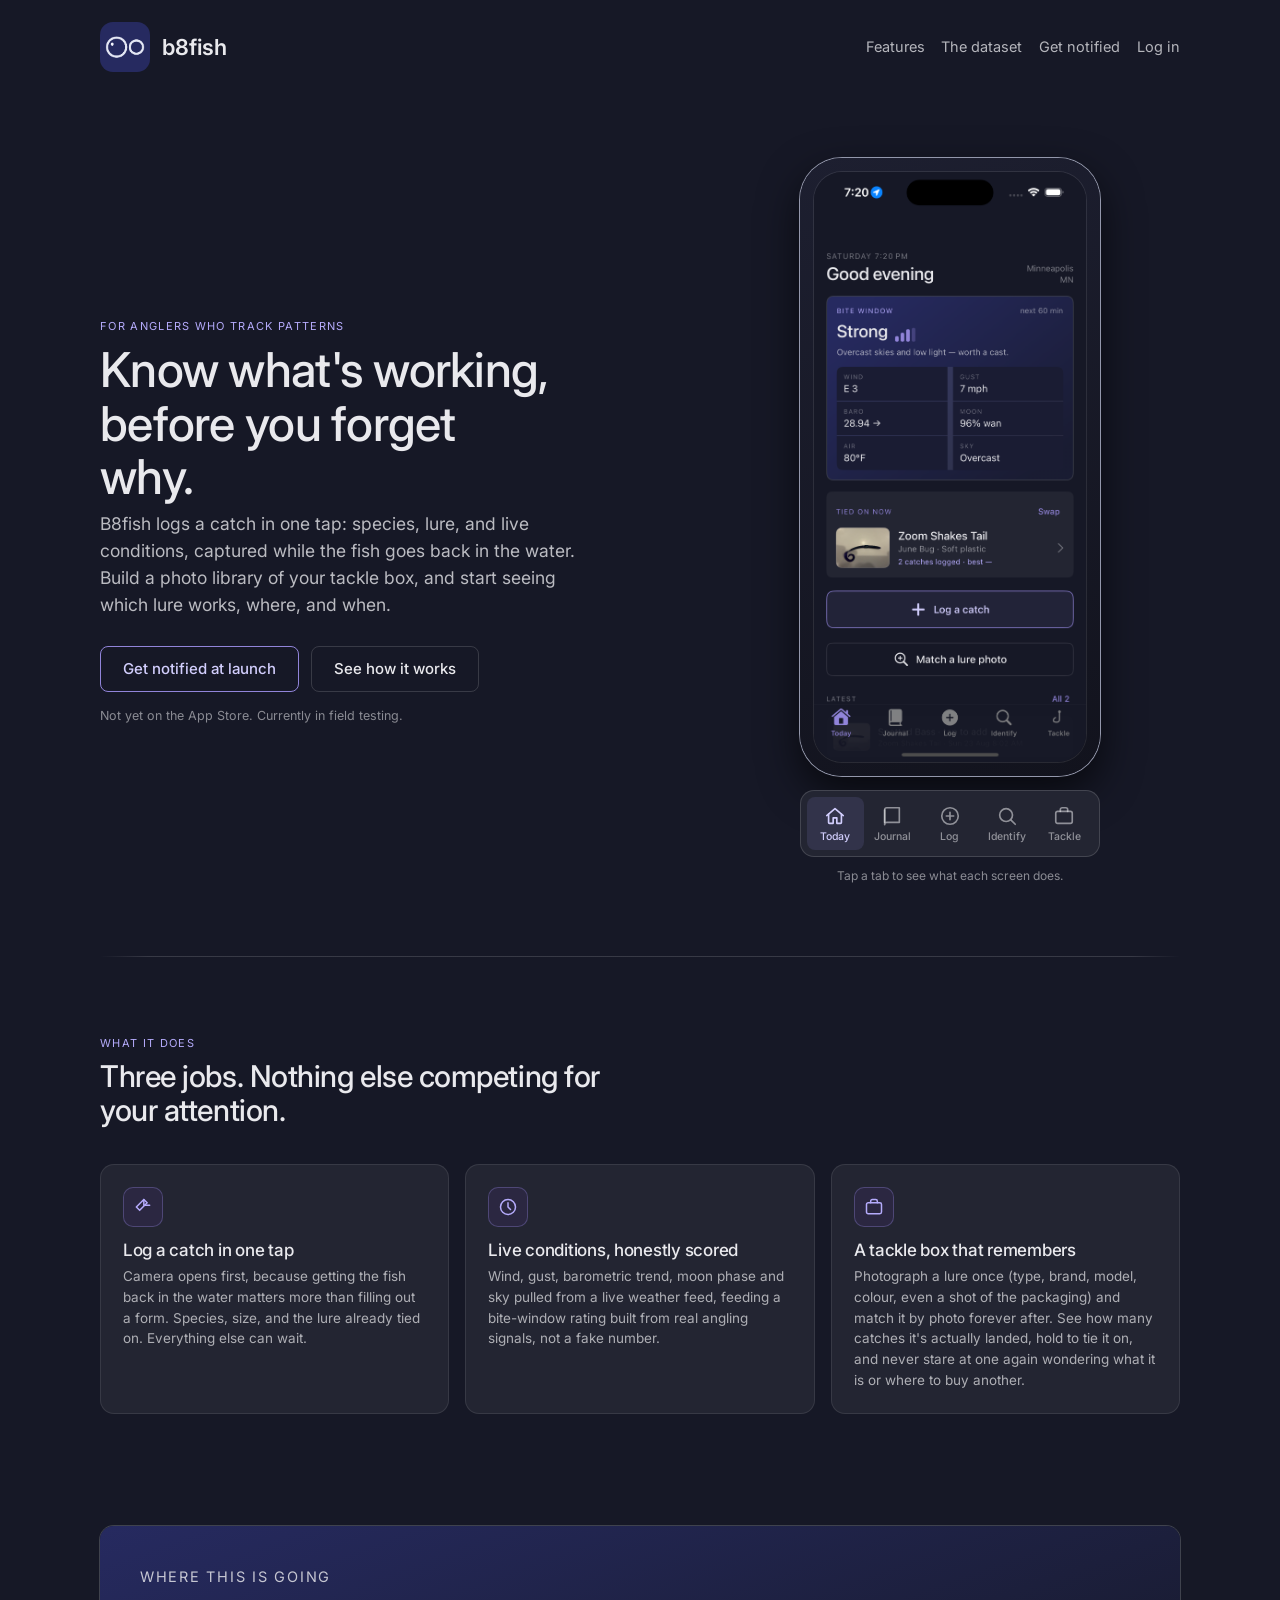
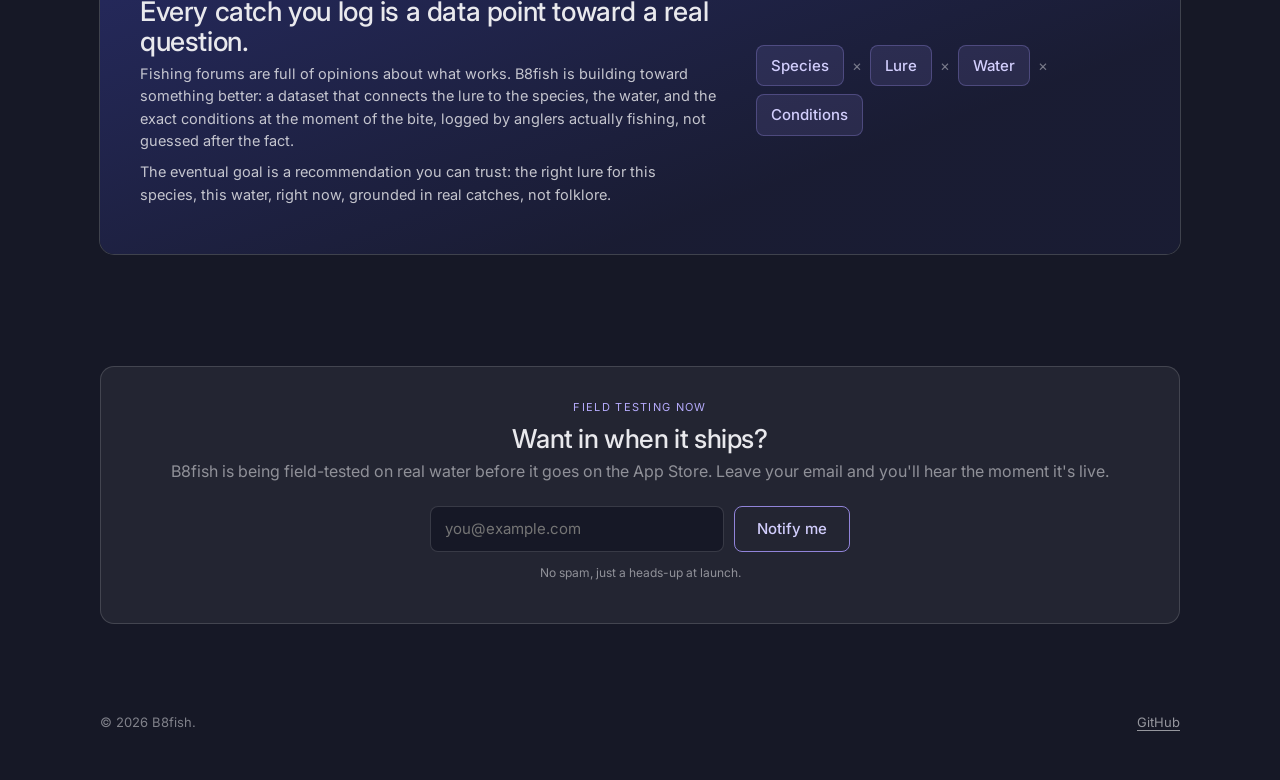
<file: index.html>
<!doctype html>
<html lang="en">
<head>
  <meta charset="utf-8">
  <meta name="viewport" content="width=device-width, initial-scale=1">
  <title>B8fish: Log catches, learn your lures</title>
  <meta name="description" content="B8fish is an iPhone app for anglers: log a catch in one tap, build a photo library of your lures, and see live conditions and bite windows for where you're fishing.">
  <link rel="icon" href="assets/nav-logo.png">
  <link rel="stylesheet" href="styles.css">
</head>
<body>

  <header class="container nav">
    <a class="nav-brand" href="#">
      <img src="assets/nav-logo.png" alt="">
      b8fish
    </a>
    <a class="nav-link" href="#features">Features</a>
    <a class="nav-link" href="#dataset">The dataset</a>
    <a class="nav-link" href="#waitlist">Get notified</a>
    <a class="nav-link" href="app/login.html">Log in</a>
  </header>

  <main>
    <section class="container hero">
      <div>
        <p class="eyebrow">For anglers who track patterns</p>
        <h1>Know what's working, before you forget why.</h1>
        <p class="lede">
          B8fish logs a catch in one tap: species, lure, and live conditions,
          captured while the fish goes back in the water. Build a photo
          library of your tackle box, and start seeing which lure works,
          where, and when.
        </p>
        <div class="hero-actions">
          <a class="btn btn-primary" href="#waitlist">Get notified at launch</a>
          <a class="btn btn-secondary" href="#features">See how it works</a>
        </div>
        <p class="hero-note text-muted">Not yet on the App Store. Currently in field testing.</p>
      </div>
      <div class="phone-preview">
        <div class="phone-frame">
          <img id="app-preview-img" src="assets/hero-today.png" alt="B8fish app screenshot: today's bite window, showing a strong rating with live wind, gust, barometric pressure, moon phase, air temperature and sky conditions.">
        </div>
        <nav class="tab-bar" aria-label="Preview app screens">
          <button class="tab-btn is-active" data-img="assets/hero-today.png" data-alt="B8fish app screenshot: today's bite window, showing a strong rating with live wind, gust, barometric pressure, moon phase, air temperature and sky conditions.">
            <svg width="22" height="22" viewBox="0 0 24 24" fill="none" stroke="currentColor" stroke-width="1.8" stroke-linecap="round" stroke-linejoin="round"><path d="M3 11.5 12 4l9 7.5"/><path d="M5 10v9a1 1 0 0 0 1 1h4v-6h4v6h4a1 1 0 0 0 1-1v-9"/></svg>
            <span>Today</span>
          </button>
          <button class="tab-btn" data-img="assets/screen-journal.png" data-alt="B8fish app screenshot: the journal, a chronological timeline of logged catches grouped by day.">
            <svg width="22" height="22" viewBox="0 0 24 24" fill="none" stroke="currentColor" stroke-width="1.8" stroke-linecap="round" stroke-linejoin="round"><path d="M4 5.5A2.5 2.5 0 0 1 6.5 3H20v16H6.5A2.5 2.5 0 0 0 4 21.5v-16Z"/><path d="M4 19V5.5"/></svg>
            <span>Journal</span>
          </button>
          <button class="tab-btn" data-img="assets/screen-log.png" data-alt="B8fish app screenshot: the quick catch-logging flow, starting with a camera capture of the catch.">
            <svg width="22" height="22" viewBox="0 0 24 24" fill="none" stroke="currentColor" stroke-width="1.8" stroke-linecap="round" stroke-linejoin="round"><circle cx="12" cy="12" r="9"/><path d="M12 8v8M8 12h8"/></svg>
            <span>Log</span>
          </button>
          <button class="tab-btn" data-img="assets/screen-identify.png" data-alt="B8fish app screenshot: the identify hub for matching a lure by camera scan or manual entry.">
            <svg width="22" height="22" viewBox="0 0 24 24" fill="none" stroke="currentColor" stroke-width="1.8" stroke-linecap="round" stroke-linejoin="round"><circle cx="11" cy="11" r="7"/><path d="m21 21-4.3-4.3"/></svg>
            <span>Identify</span>
          </button>
          <button class="tab-btn" data-img="assets/screen-tackle.png" data-alt="B8fish app screenshot: the tackle box, a full lure inventory with type filters and low-stock indicators.">
            <svg width="22" height="22" viewBox="0 0 24 24" fill="none" stroke="currentColor" stroke-width="1.8" stroke-linecap="round" stroke-linejoin="round"><rect x="3" y="7" width="18" height="13" rx="2"/><path d="M8 7V5a2 2 0 0 1 2-2h4a2 2 0 0 1 2 2v2"/></svg>
            <span>Tackle</span>
          </button>
        </nav>
        <p class="phone-preview-hint text-muted">Tap a tab to see what each screen does.</p>
      </div>
    </section>

    <div class="container"><hr class="hr"></div>

    <section class="container section" id="features">
      <div class="section-head">
        <p class="eyebrow">What it does</p>
        <h2>Three jobs. Nothing else competing for your attention.</h2>
      </div>
      <div class="feature-grid">
        <div class="feature-card">
          <div class="icon">
            <svg width="20" height="20" viewBox="0 0 24 24" fill="none" stroke="currentColor" stroke-width="1.8" stroke-linecap="round" stroke-linejoin="round"><path d="M13 3v7h7"/><path d="M13 3 4 12l4 4 9-9-4-4Z"/></svg>
          </div>
          <h3>Log a catch in one tap</h3>
          <p>Camera opens first, because getting the fish back in the water matters more than filling out a form. Species, size, and the lure already tied on. Everything else can wait.</p>
        </div>
        <div class="feature-card">
          <div class="icon">
            <svg width="20" height="20" viewBox="0 0 24 24" fill="none" stroke="currentColor" stroke-width="1.8" stroke-linecap="round" stroke-linejoin="round"><circle cx="12" cy="12" r="9"/><path d="M12 7v5l3 3"/></svg>
          </div>
          <h3>Live conditions, honestly scored</h3>
          <p>Wind, gust, barometric trend, moon phase and sky pulled from a live weather feed, feeding a bite-window rating built from real angling signals, not a fake number.</p>
        </div>
        <div class="feature-card">
          <div class="icon">
            <svg width="20" height="20" viewBox="0 0 24 24" fill="none" stroke="currentColor" stroke-width="1.8" stroke-linecap="round" stroke-linejoin="round"><rect x="3" y="7" width="18" height="13" rx="2"/><path d="M8 7V5a2 2 0 0 1 2-2h4a2 2 0 0 1 2 2v2"/></svg>
          </div>
          <h3>A tackle box that remembers</h3>
          <p>Photograph a lure once (type, brand, model, colour, even a shot of the packaging) and match it by photo forever after. See how many catches it's actually landed, hold to tie it on, and never stare at one again wondering what it is or where to buy another.</p>
        </div>
      </div>
    </section>

    <section class="container section" id="dataset">
      <div class="panel">
        <div>
          <p class="eyebrow">Where this is going</p>
          <h2>Every catch you log is a data point toward a real question.</h2>
          <p>
            Fishing forums are full of opinions about what works. B8fish is
            building toward something better: a dataset that connects the
            lure to the species, the water, and the exact conditions at the
            moment of the bite, logged by anglers actually fishing, not
            guessed after the fact.
          </p>
          <p class="text-muted">
            The eventual goal is a recommendation you can trust: the right
            lure for this species, this water, right now, grounded in real
            catches, not folklore.
          </p>
        </div>
        <div class="dataset-formula" aria-hidden="true">
          <span class="term">Species</span><span class="op">×</span>
          <span class="term">Lure</span><span class="op">×</span>
          <span class="term">Water</span><span class="op">×</span>
          <span class="term">Conditions</span>
        </div>
      </div>
    </section>

    <section class="container section" id="waitlist">
      <div class="waitlist-card">
        <p class="eyebrow">Field testing now</p>
        <h2>Want in when it ships?</h2>
        <p class="text-muted">B8fish is being field-tested on real water before it goes on the App Store. Leave your email and you'll hear the moment it's live.</p>
        <form class="waitlist-form" id="waitlist-form" action="https://formspree.io/f/mjyvkjaq" method="POST">
          <input class="input" type="email" name="email" placeholder="you@example.com" required aria-label="Email address">
          <button class="btn btn-primary" type="submit">Notify me</button>
        </form>
        <p class="form-note text-muted" id="waitlist-status">No spam, just a heads-up at launch.</p>
      </div>
    </section>
  </main>

  <footer class="container footer">
    <span>© 2026 B8fish.</span>
    <div class="footer-links">
      <a href="https://github.com/Wildboarmedia/B8fish" target="_blank" rel="noopener">GitHub</a>
    </div>
  </footer>

  <script>
    const previewImg = document.getElementById('app-preview-img');
    const tabButtons = document.querySelectorAll('.tab-btn');
    tabButtons.forEach((btn) => {
      btn.addEventListener('click', () => {
        previewImg.src = btn.dataset.img;
        previewImg.alt = btn.dataset.alt;
        tabButtons.forEach((b) => b.classList.remove('is-active'));
        btn.classList.add('is-active');
      });
    });

    // Submits to Formspree via fetch instead of a normal form POST, so a
    // signup doesn't navigate the visitor away to Formspree's own
    // thank-you page — this swaps in an inline message instead.
    const waitlistForm = document.getElementById('waitlist-form');
    const waitlistStatus = document.getElementById('waitlist-status');
    waitlistForm.addEventListener('submit', async (event) => {
      event.preventDefault();
      const submitButton = waitlistForm.querySelector('button');
      submitButton.disabled = true;
      try {
        const response = await fetch(waitlistForm.action, {
          method: 'POST',
          body: new FormData(waitlistForm),
          headers: { Accept: 'application/json' },
        });
        if (response.ok) {
          waitlistForm.style.display = 'none';
          waitlistStatus.textContent = "You're on the list. We'll email you at launch.";
        } else {
          waitlistStatus.textContent = 'Something went wrong. Please try again in a moment.';
          submitButton.disabled = false;
        }
      } catch {
        waitlistStatus.textContent = 'Something went wrong. Please try again in a moment.';
        submitButton.disabled = false;
      }
    });
  </script>
</body>
</html>
</file>
<file: styles.css>
/* Nocturne — same design tokens as the B8fish iOS app.
   Source: ~/Downloads/design_handoff_lurelog/nocturne/styles.css */
@import url('https://fonts.googleapis.com/css2?family=Inter:wght@400;500;600;700&display=swap');

:root {
  --color-bg: #161826;
  --color-surface: #232532;
  --color-text: #e9e9ed;
  --color-accent: #9184d9;
  --color-divider: color-mix(in srgb, #e9e9ed 16%, transparent);

  --color-accent-100: #f5f4ff;
  --color-accent-200: #e7e5fe;
  --color-accent-300: #d2cefd;
  --color-accent-400: #b5abfc;
  --color-accent-800: #423a6a;
  --color-accent-900: #2b2741;

  --color-section: #262a60;
  --color-section-glow: #353b80;

  --font-heading: "Inter", system-ui, sans-serif;
  --font-heading-weight: 500;
  --font-body: "Inter", system-ui, sans-serif;

  --space-2: 5.6px;
  --space-3: 8.4px;
  --space-4: 11.2px;
  --space-6: 16.8px;
  --space-8: 22.4px;

  --radius-sm: 4px;
  --radius-md: 8px;
  --radius-lg: 14px;

  --shadow-sm: 0 0 0 1px #3f424d;
  --shadow-md: 0 0 0 1px #595d6c, 0 6px 18px rgba(0,0,0,0.55);
  --shadow-lg: 0 0 0 1px #9397ab, 0 16px 40px rgba(0,0,0,0.65);
}

*, *::before, *::after { box-sizing: border-box; }
body {
  margin: 0; background: var(--color-bg); color: var(--color-text);
  font-family: var(--font-body); font-size: 16px; line-height: 1.55; font-weight: 400;
}
h1, h2, h3, h4 {
  font-family: var(--font-heading); font-weight: var(--font-heading-weight);
  line-height: 1.12; letter-spacing: -0.015em; margin: 0 0 var(--space-2);
}
p { margin: 0 0 var(--space-3); }
a { color: var(--color-accent); text-underline-offset: 3px; }
img { display: block; max-width: 100%; }
:focus { outline: none; }
:focus-visible { outline: 2px solid var(--color-accent); outline-offset: 2px; }
::selection { background: color-mix(in srgb, var(--color-accent) 30%, transparent); }

.container { width: min(1080px, 100% - 48px); margin-inline: auto; }
.text-muted { color: color-mix(in srgb, var(--color-text) 55%, transparent); }
.eyebrow {
  font-size: 11px; letter-spacing: 0.12em; text-transform: uppercase;
  color: var(--color-accent-400); margin: 0 0 8px;
}

/* Rules fade to transparent at both ends — a Nocturne signature. */
.hr {
  height: 1px; border: 0; margin: var(--space-8) 0;
  background: linear-gradient(to right,
    transparent, var(--color-divider) 48px,
    var(--color-divider) calc(100% - 48px), transparent);
}

/* — nav — */
.nav {
  display: flex; align-items: center; gap: var(--space-6);
  padding: 22px 0;
}
.nav-brand {
  display: flex; align-items: center; gap: 12px;
  font-family: var(--font-heading); font-weight: 600;
  font-size: 22px; margin-right: auto; color: var(--color-text); text-decoration: none;
}
.nav-brand img { width: 50px; height: 50px; border-radius: 13px; }
.nav a.nav-link { color: color-mix(in srgb, var(--color-text) 75%, transparent); text-decoration: none; font-size: 14.5px; }
.nav a.nav-link:hover { color: var(--color-accent); }

/* — buttons — */
.btn {
  display: inline-flex; align-items: center; justify-content: center; gap: 8px;
  cursor: pointer; text-decoration: none;
  font-family: var(--font-heading); font-weight: var(--font-heading-weight);
  font-size: 15px; line-height: 1.2; color: var(--color-text);
  background: transparent; border: 1px solid transparent;
  padding: 13px 22px; border-radius: var(--radius-md);
}
.btn-primary { color: var(--color-accent-300); border-color: var(--color-accent); }
.btn-primary:hover { background: color-mix(in srgb, var(--color-accent) 12%, transparent); }
.btn-secondary { border-color: var(--color-divider); }
.btn-secondary:hover { background: color-mix(in srgb, var(--color-text) 7%, transparent); }

/* — hero — */
.hero {
  padding: 64px 0 40px;
  display: grid; grid-template-columns: 1.1fr 0.9fr; gap: 56px; align-items: center;
}
.hero h1 { font-size: 48px; max-width: 15ch; }
.hero .lede { font-size: 17.5px; max-width: 46ch; color: color-mix(in srgb, var(--color-text) 78%, transparent); }
.hero-actions { display: flex; gap: 12px; margin-top: 28px; flex-wrap: wrap; }
.hero-note { margin-top: 14px; font-size: 12.5px; }

.phone-preview { justify-self: center; width: 100%; max-width: 300px; }
.phone-frame {
  width: 100%;
  border-radius: 42px; padding: 14px;
  background: linear-gradient(160deg, #1d1f30, #12131d);
  box-shadow: var(--shadow-lg);
}
.phone-frame img {
  border-radius: 28px; width: 100%; display: block;
  box-shadow: 0 0 0 1px color-mix(in srgb, var(--color-text) 10%, transparent);
}

/* — clickable tab-bar preview, mirrors the app's own bottom nav — */
.tab-bar {
  display: flex; margin-top: 14px;
  border-radius: var(--radius-lg); padding: 6px;
  background: var(--color-surface); border: 1px solid var(--color-divider);
}
.tab-btn {
  flex: 1; display: flex; flex-direction: column; align-items: center; gap: 3px;
  padding: 8px 4px 7px; border: none; border-radius: var(--radius-md);
  background: transparent; cursor: pointer;
  font-family: var(--font-heading); font-size: 10.5px; font-weight: 500;
  color: color-mix(in srgb, var(--color-text) 55%, transparent);
}
.tab-btn svg { stroke: currentColor; }
.tab-btn:hover { color: var(--color-text); }
.tab-btn.is-active {
  color: var(--color-accent-300);
  background: color-mix(in srgb, var(--color-accent) 14%, transparent);
}
.phone-preview-hint { margin-top: 10px; text-align: center; font-size: 12px; }

/* — feature grid — */
.section { padding: 56px 0; }
.section-head { max-width: 56ch; margin-bottom: 36px; }
.section-head h2 { font-size: 30px; }
.feature-grid {
  display: grid; grid-template-columns: repeat(3, 1fr); gap: 16px;
}
.feature-card {
  padding: 22px; border-radius: var(--radius-lg);
  background: var(--color-surface); border: 1px solid color-mix(in srgb, var(--color-text) 10%, transparent);
}
.feature-card .icon {
  width: 40px; height: 40px; border-radius: 10px;
  display: grid; place-items: center; margin-bottom: 14px;
  background: var(--color-accent-900); color: var(--color-accent-400);
  border: 1px solid color-mix(in srgb, var(--color-accent) 35%, transparent);
}
.feature-card h3 { font-size: 17px; margin-bottom: 6px; }
.feature-card p { font-size: 13.5px; color: color-mix(in srgb, var(--color-text) 70%, transparent); margin: 0; }

/* — dataset section (uses the same saturated section-panel treatment
   the app reserves for the bite window / lure record cards) — */
.panel {
  border-radius: var(--radius-lg); padding: 40px;
  background: linear-gradient(160deg, var(--color-section), color-mix(in srgb, var(--color-section) 22%, var(--color-bg)) 70%);
  box-shadow: var(--shadow-sm);
  display: grid; grid-template-columns: 1.2fr 0.8fr; gap: 40px; align-items: center;
}
.panel h2 { font-size: 27px; }
.panel p { font-size: 14.5px; color: color-mix(in srgb, var(--color-text) 82%, transparent); }
.dataset-formula {
  font-family: var(--font-heading); font-size: 15px; font-weight: 500;
  color: var(--color-accent-300);
  display: flex; flex-wrap: wrap; gap: 8px; align-items: center;
}
.dataset-formula span.op { color: color-mix(in srgb, var(--color-text) 45%, transparent); font-weight: 400; }
.dataset-formula .term {
  padding: 8px 14px; border-radius: var(--radius-md);
  background: color-mix(in srgb, var(--color-accent) 14%, transparent);
  border: 1px solid color-mix(in srgb, var(--color-accent) 35%, transparent);
}

/* — waitlist — */
.waitlist-card {
  padding: 32px; border-radius: var(--radius-lg);
  background: var(--color-surface); border: 1px solid var(--color-divider);
  text-align: center;
}
.waitlist-card h2 { font-size: 26px; }
.waitlist-form {
  display: flex; gap: 10px; max-width: 420px; margin: 22px auto 0; flex-wrap: wrap; justify-content: center;
}
.input {
  flex: 1; min-width: 220px; min-height: 46px; padding: 10px 14px; font: inherit;
  font-size: 15px; color: var(--color-text); caret-color: var(--color-accent);
  background: var(--color-bg);
  border: 1px solid var(--color-divider); border-radius: var(--radius-md);
}
.input:focus-visible { border-color: var(--color-accent); outline-offset: 0; }
.form-note { font-size: 12px; margin-top: 12px; }

/* — footer — */
.footer {
  padding: 32px 0 48px;
  display: flex; align-items: center; justify-content: space-between; gap: 16px; flex-wrap: wrap;
  font-size: 13px; color: color-mix(in srgb, var(--color-text) 50%, transparent);
}
.footer a { color: color-mix(in srgb, var(--color-text) 60%, transparent); }
.footer a:hover { color: var(--color-accent); }
.footer-links { display: flex; gap: 20px; }

@media (max-width: 860px) {
  .hero { grid-template-columns: 1fr; padding-top: 40px; }
  .hero h1 { font-size: 36px; max-width: none; }
  .phone-frame { max-width: 240px; }
  .feature-grid { grid-template-columns: 1fr; }
  .panel { grid-template-columns: 1fr; padding: 28px; }
  .nav { flex-wrap: wrap; row-gap: 10px; }
}
</file>
